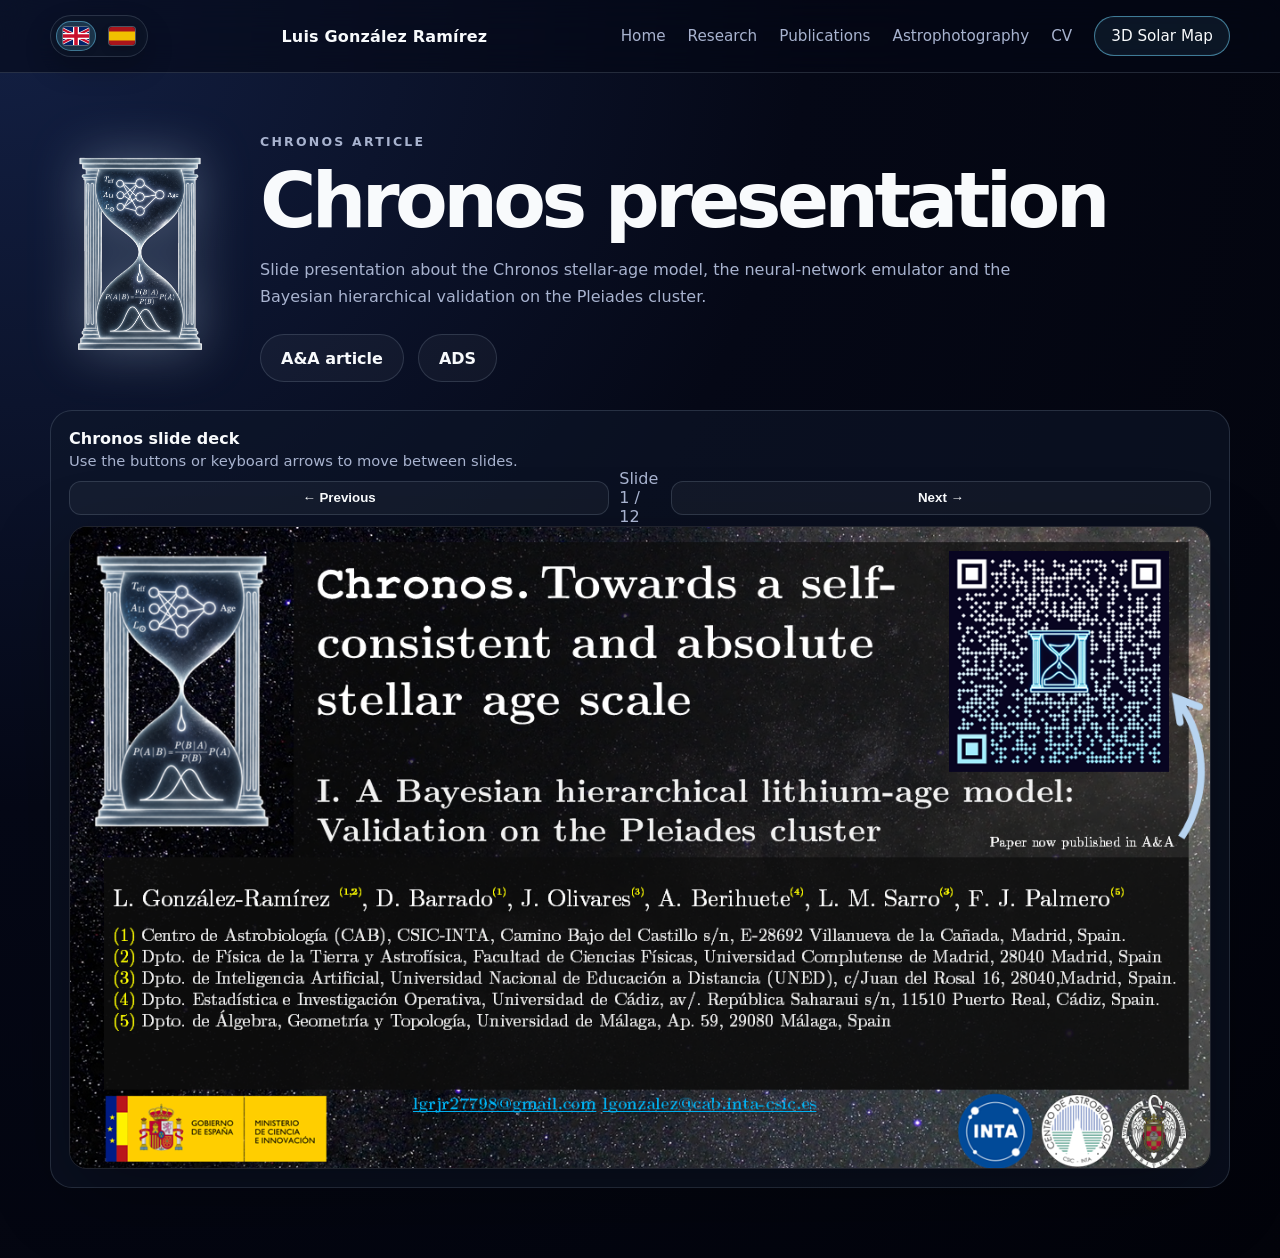
<file: talk_chronos.html>
<!DOCTYPE html>
<html lang="en">
<head>
  <meta charset="UTF-8" />
  <meta name="viewport" content="width=device-width, initial-scale=1.0" />
  <title>Chronos Presentation | Luis González Ramírez</title>
  <meta name="description" content="Slide presentation about the Chronos article and Bayesian stellar-age inference." />
  <link rel="stylesheet" href="assets/css/styles.css?v=1.2.2" />
</head>
<body class="talk-page">
  <header class="site-header glass">
    <nav class="navbar">
      <div class="language-switcher" aria-label="Language selector">
        <button class="lang-button flag-button active" data-lang="en" type="button" aria-label="English" aria-pressed="true" title="English"><img src="assets/img/flags/en.svg" alt="English"></button>
        <button class="lang-button flag-button" data-lang="es" type="button" aria-label="Español" aria-pressed="false" title="Español"><img src="assets/img/flags/es.svg" alt="Español"></button>
      </div>
      <a class="brand" href="index.html" aria-label="Home"><span>Luis González Ramírez</span></a>
      <button class="nav-toggle" type="button" aria-label="Open menu" aria-expanded="false">☰</button>
      <div class="nav-links">
        <a href="index.html" data-i18n="nav-home">Home</a>
        <a href="index.html#research" data-i18n="nav-research">Research</a>
        <a href="index.html#publications" data-i18n="nav-publications">Publications</a>
        <a href="index.html#astrophotography" data-i18n="nav-astrophotography">Astrophotography</a>
        <a href="index.html#cv">CV</a>
        <a href="map.html" class="nav-cta" data-i18n="nav-map">3D Solar Map</a>
      </div>
    </nav>
  </header>

  <main class="talk-shell">
    <section class="talk-intro">
      <img class="talk-logo" src="assets/img/logo.png" alt="Chronos logo" />
      <div>
        <p class="eyebrow" data-i18n="chronos-article">Chronos article</p>
        <h1 data-i18n="chronos-presentation-title">Chronos presentation</h1>
        <p data-i18n="talk-description">Slide presentation about the Chronos stellar-age model, the neural-network emulator and the Bayesian hierarchical validation on the Pleiades cluster.</p>
        <div class="hero-actions compact-actions talk-actions">
          <a class="button secondary" href="https://www.aanda.org/articles/aa/full_html/2026/06/aa59708-26/aa59708-26.html" target="_blank" rel="noopener" data-i18n="aa-article">A&amp;A article</a>
          <a class="button secondary" href="https://ui.adsabs.harvard.edu/abs/2026A%26A...710A.407G/abstract" target="_blank" rel="noopener">ADS</a>
        </div>
      </div>
    </section>

    <section class="talk-viewer-card slide-deck-card" aria-label="Chronos slide deck">
      <div class="viewer-header slide-viewer-header">
        <div class="slide-title-block">
          <strong data-i18n="slide-deck">Chronos slide deck</strong>
          <span data-i18n="slide-help">Use the buttons or keyboard arrows to move between slides.</span>
        </div>
        <div class="pdf-controls" aria-label="Presentation controls">
          <button class="panel-button compact-control" type="button" id="talk-prev" data-i18n="previous">← Previous</button>
          <span id="talk-page-label">Slide 1 / 12</span>
          <button class="panel-button compact-control" type="button" id="talk-next" data-i18n="next">Next →</button>
        </div>
      </div>
      <div class="slide-stage" id="slide-stage">
        <img id="talk-slide" src="assets/img/talk_en/slide_01.PNG" alt="Chronos presentation slide 1" />
      </div>
    </section>
  </main>

  <script id="site-translations" type="application/json">{
  "__title": {
    "en": "Chronos Presentation | Luis González Ramírez",
    "es": "Presentación Chronos | Luis González Ramírez"
  },
  "nav-home": {
    "en": "Home",
    "es": "Inicio"
  },
  "nav-research": {
    "en": "Research",
    "es": "Investigación"
  },
  "nav-publications": {
    "en": "Publications",
    "es": "Publicaciones"
  },
  "nav-astrophotography": {
    "en": "Astrophotography",
    "es": "Astrofotografía"
  },
  "nav-map": {
    "en": "3D Solar Map",
    "es": "Mapa Solar 3D"
  },
  "chronos-article": {
    "en": "Chronos article",
    "es": "Artículo Chronos"
  },
  "chronos-presentation-title": {
    "en": "Chronos presentation",
    "es": "Presentación Chronos"
  },
  "talk-description": {
    "en": "Slide presentation about the Chronos stellar-age model, the neural-network emulator and the Bayesian hierarchical validation on the Pleiades cluster.",
    "es": "Presentación sobre el modelo Chronos de edades estelares, el emulador de red neuronal y la validación jerárquica bayesiana en el cúmulo de las Pléyades."
  },
  "aa-article": {
    "en": "A&A article",
    "es": "Artículo A&A"
  },
  "slide-deck": {
    "en": "Chronos slide deck",
    "es": "Diapositivas de Chronos"
  },
  "slide-help": {
    "en": "Use the buttons or keyboard arrows to move between slides.",
    "es": "Usa los botones o las flechas del teclado para moverte entre diapositivas."
  },
  "previous": {
    "en": "← Previous",
    "es": "← Anterior"
  },
  "next": {
    "en": "Next →",
    "es": "Siguiente →"
  },
  "slide-label-prefix": {
    "en": "Slide",
    "es": "Diapositiva"
  }
}</script>
  <script src="assets/js/main.js?v=1.2.2"></script>
  <script>
    document.addEventListener('DOMContentLoaded', () => {
      const slides = {
        en: Array.from({ length: 12 }, (_, i) => `assets/img/talk_en/slide_${String(i + 1).padStart(2, '0')}.PNG`),
        es: Array.from({ length: 12 }, (_, i) => `assets/img/talk_es/diapo_${i + 1}.PNG`)
      };
      const img = document.getElementById('talk-slide');
      const label = document.getElementById('talk-page-label');
      const prev = document.getElementById('talk-prev');
      const next = document.getElementById('talk-next');
      let index = 0;
      let currentLang = localStorage.getItem('site-language') === 'es' ? 'es' : 'en';

      function slideWord() { return currentLang === 'es' ? 'Diapositiva' : 'Slide'; }
      function currentSlides() { return slides[currentLang] || slides.en; }
      function preloadDeck(lang) { currentSlides().forEach((src) => { const im = new Image(); im.src = src; }); }

      function showSlide(newIndex, instant = false) {
        const deck = currentSlides();
        index = Math.max(0, Math.min(deck.length - 1, newIndex));
        img.classList.remove('is-visible');
        window.setTimeout(() => {
          img.src = deck[index];
          img.alt = currentLang === 'es' ? `Diapositiva ${index + 1} de la presentación Chronos` : `Chronos presentation slide ${index + 1}`;
          label.textContent = `${slideWord()} ${index + 1} / ${deck.length}`;
          prev.disabled = index === 0;
          next.disabled = index === deck.length - 1;
          img.classList.add('is-visible');
        }, instant ? 0 : 90);
      }

      function setTalkLanguage(lang) {
        currentLang = lang === 'es' ? 'es' : 'en';
        preloadDeck(currentLang);
        showSlide(index, true);
      }

      prev.addEventListener('click', () => showSlide(index - 1));
      next.addEventListener('click', () => showSlide(index + 1));
      document.addEventListener('keydown', (event) => {
        if (event.key === 'ArrowLeft') { event.preventDefault(); showSlide(index - 1); }
        if (event.key === 'ArrowRight') { event.preventDefault(); showSlide(index + 1); }
      });
      document.addEventListener('site-language-change', (event) => setTalkLanguage(event.detail?.lang));
      img.addEventListener('load', () => img.classList.add('is-visible'));
      setTalkLanguage(currentLang);
    });
  </script>
</body>
</html>
</file>
<file: assets/css/styles.css>
:root {
  --bg: #050816;
  --bg-soft: #0b1024;
  --panel: rgba(15, 23, 42, 0.72);
  --panel-solid: #111827;
  --text: #f8fafc;
  --muted: #a8b3cf;
  --line: rgba(148, 163, 184, 0.22);
  --accent: #71d8ff;
  --accent-2: #b89cff;
  --gold: #ffd166;
  --radius: 24px;
  font-family: Inter, ui-sans-serif, system-ui, -apple-system, BlinkMacSystemFont, "Segoe UI", sans-serif;
}

* { box-sizing: border-box; }
html { scroll-behavior: smooth; }
body {
  margin: 0;
  background-color: var(--bg);
  background-image: radial-gradient(circle at top left, #132044 0%, var(--bg) 45%, #02030a 100%);
  color: var(--text);
  min-height: 100vh;
}

a { color: inherit; text-decoration: none; }

.site-header {
  position: sticky;
  top: 0;
  z-index: 20;
  background: rgba(5, 8, 22, 0.84);
  backdrop-filter: blur(18px);
  border-bottom: 1px solid var(--line);
}

.site-header.glass { background: rgba(5, 8, 22, 0.58); }

.navbar {
  width: min(1180px, calc(100% - 40px));
  margin: 0 auto;
  height: 72px;
  display: flex;
  align-items: center;
  justify-content: space-between;
  gap: 24px;
}

.brand {
  display: inline-flex;
  align-items: center;
  gap: 10px;
  font-weight: 700;
  letter-spacing: 0.01em;
}

.brand-mark {
  display: grid;
  place-items: center;
  width: 34px;
  height: 34px;
  border-radius: 50%;
  background: linear-gradient(135deg, var(--accent), var(--accent-2));
  color: #050816;
}

.nav-links {
  display: flex;
  align-items: center;
  gap: 22px;
  color: var(--muted);
  font-size: 0.95rem;
}

.nav-links a:hover { color: var(--text); }

.nav-cta {
  color: var(--text) !important;
  padding: 10px 14px;
  border: 1px solid rgba(113, 216, 255, 0.4);
  border-radius: 999px;
  background: rgba(113, 216, 255, 0.08);
}


/* Navigation toggle ------------------------------------------------------- */
.nav-toggle {
  display: none;
  width: 42px;
  height: 42px;
  border: 1px solid var(--line);
  border-radius: 12px;
  background: rgba(255,255,255,0.04);
  color: var(--text);
  font-size: 1.25rem;
  cursor: pointer;
}

.nav-toggle:hover { border-color: rgba(113,216,255,0.55); }


.hero {
  position: relative;
  width: min(1180px, calc(100% - 40px));
  margin: 0 auto;
  min-height: calc(100vh - 72px);
  display: grid;
  grid-template-columns: 1.25fr 0.75fr;
  align-items: center;
  gap: 42px;
  padding: 70px 0;
}

.hero-bg {
  position: absolute;
  inset: 0;
  pointer-events: none;
  background-image:
    radial-gradient(circle at 20% 30%, rgba(113, 216, 255, 0.14), transparent 24%),
    radial-gradient(circle at 80% 25%, rgba(184, 156, 255, 0.12), transparent 26%),
    radial-gradient(circle at 50% 80%, rgba(255, 209, 102, 0.08), transparent 28%);
}

.hero-content, .hero-card, .hero-card-stack { position: relative; }

.hero-card-stack {
  display: grid;
  gap: 18px;
}

.compact-hero-card { padding: 24px; }

.chronos-card {
  display: grid;
  grid-template-columns: 104px 1fr;
  gap: 14px 18px;
  align-items: center;
}

.chronos-card h2,
.chronos-card p,
.chronos-card a { grid-column: 2; }

.chronos-logo {
  grid-row: 1 / span 3;
  width: 104px;
  height: 136px;
  object-fit: contain;
  filter: drop-shadow(0 0 18px rgba(210,235,255,0.28));
}


.eyebrow, .section-kicker {
  color: var(--accent);
  text-transform: uppercase;
  font-size: 0.78rem;
  letter-spacing: 0.18em;
  font-weight: 700;
}

h1, h2, h3, p { margin-top: 0; }

.hero h1 {
  font-size: clamp(2.8rem, 7vw, 6.5rem);
  line-height: 0.94;
  letter-spacing: -0.07em;
  max-width: 900px;
  margin-bottom: 24px;
}

.hero-text {
  color: var(--muted);
  font-size: 1.15rem;
  line-height: 1.75;
  max-width: 650px;
}

.hero-actions {
  margin-top: 34px;
  display: flex;
  gap: 14px;
  flex-wrap: wrap;
}

.button {
  display: inline-flex;
  align-items: center;
  justify-content: center;
  min-height: 48px;
  padding: 0 20px;
  border-radius: 999px;
  font-weight: 700;
  border: 1px solid transparent;
}

.button.primary {
  background: linear-gradient(135deg, var(--accent), var(--accent-2));
  color: #050816;
}

.button.secondary {
  border-color: var(--line);
  color: var(--text);
  background: rgba(255,255,255,0.04);
}

.hero-card {
  border: 1px solid var(--line);
  border-radius: var(--radius);
  background: linear-gradient(180deg, rgba(15, 23, 42, 0.72), rgba(15, 23, 42, 0.36));
  padding: 28px;
  box-shadow: 0 24px 80px rgba(0,0,0,0.35);
}

.orbit-graphic {
  position: relative;
  height: 280px;
  margin-bottom: 24px;
  border-radius: 20px;
  overflow: hidden;
  background: radial-gradient(circle, rgba(113,216,255,0.08), rgba(255,255,255,0.02) 42%, transparent 70%);
}

.sun, .orbit, .star { position: absolute; }
.sun {
  left: 50%; top: 50%;
  width: 18px; height: 18px;
  transform: translate(-50%, -50%);
  border-radius: 50%;
  background: var(--gold);
  box-shadow: 0 0 30px var(--gold);
}

.orbit {
  left: 50%; top: 50%;
  border: 1px solid rgba(113,216,255,0.26);
  border-radius: 50%;
  transform: translate(-50%, -50%) rotateX(64deg) rotateZ(-18deg);
}
.orbit-1 { width: 110px; height: 110px; }
.orbit-2 { width: 180px; height: 180px; }
.orbit-3 { width: 250px; height: 250px; }
.star { width: 5px; height: 5px; border-radius: 50%; background: white; box-shadow: 0 0 12px white; }
.s1 { left: 28%; top: 42%; }
.s2 { left: 70%; top: 30%; }
.s3 { left: 62%; top: 70%; }


.stellar-graphic {
  position: relative;
  height: 230px;
  margin-bottom: 20px;
  border-radius: 20px;
  overflow: hidden;
  background:
    radial-gradient(circle at 50% 50%, rgba(113,216,255,0.11), transparent 36%),
    radial-gradient(circle at 35% 62%, rgba(184,156,255,0.09), transparent 28%);
}

.depth-ring,
.depth-star,
.depth-axis { position: absolute; }

.depth-ring {
  left: 50%;
  top: 50%;
  border: 1px solid rgba(113,216,255,0.20);
  border-radius: 50%;
  transform: translate(-50%, -50%) rotateX(66deg) rotateZ(-28deg);
}

.depth-ring-1 { width: 160px; height: 160px; }
.depth-ring-2 { width: 260px; height: 260px; opacity: 0.65; }

.depth-axis {
  left: 50%;
  top: 50%;
  width: 220px;
  height: 1px;
  background: linear-gradient(90deg, transparent, rgba(113,216,255,0.42), transparent);
  transform-origin: center;
}

.depth-axis-x { transform: translate(-50%, -50%) rotate(-16deg); }
.depth-axis-y { transform: translate(-50%, -50%) rotate(58deg); opacity: 0.6; }

.depth-star {
  width: var(--size, 8px);
  height: var(--size, 8px);
  border-radius: 50%;
  background: white;
  box-shadow: 0 0 16px white, 0 0 28px rgba(113,216,255,0.38);
  transform: translate(-50%, -50%);
}

.depth-star::after {
  content: "";
  position: absolute;
  left: 50%; top: 50%;
  width: 1px;
  height: var(--drop, 46px);
  background: linear-gradient(rgba(113,216,255,0.4), transparent);
  transform: translateX(-50%);
}

.d1 { left: 37%; top: 36%; --size: 7px; --drop: 52px; }
.d2 { left: 56%; top: 27%; --size: 5px; --drop: 78px; }
.d3 { left: 70%; top: 55%; --size: 10px; --drop: 38px; }
.d4 { left: 44%; top: 68%; --size: 6px; --drop: 30px; }
.d5 { left: 62%; top: 42%; --size: 4px; --drop: 64px; }


.logo-strip {
  width: min(1180px, calc(100% - 40px));
  margin: 0 auto 70px;
  display: grid;
  grid-template-columns: repeat(4, 1fr);
  gap: 14px;
}

.logo-placeholder {
  min-height: 86px;
  border: 1px dashed rgba(168,179,207,0.38);
  border-radius: 18px;
  display: grid;
  place-items: center;
  color: var(--muted);
  background: rgba(255,255,255,0.03);
  font-weight: 700;
}

.section {
  width: min(1180px, calc(100% - 40px));
  margin: 0 auto;
  padding: 82px 0;
  border-top: 1px solid var(--line);
}

.grid-section {
  display: grid;
  grid-template-columns: 0.8fr 1.2fr;
  gap: 50px;
}

.section h2 {
  font-size: clamp(2rem, 4vw, 3.4rem);
  line-height: 1;
  letter-spacing: -0.04em;
}

.cards {
  display: grid;
  gap: 16px;
}

.card, .cv-item, .object-card {
  border: 1px solid var(--line);
  border-radius: 20px;
  background: rgba(15, 23, 42, 0.58);
  padding: 22px;
}

.card p, .split-section p, .map-intro p { color: var(--muted); line-height: 1.7; }

.split-section {
  display: grid;
  grid-template-columns: 1fr 1fr;
  align-items: center;
  gap: 46px;
}

.image-placeholder {
  min-height: 380px;
  border: 1px solid var(--line);
  border-radius: var(--radius);
  display: grid;
  place-items: center;
  background:
    linear-gradient(135deg, rgba(113,216,255,0.08), rgba(184,156,255,0.08)),
    radial-gradient(circle at center, rgba(255,255,255,0.08), transparent 45%);
  color: var(--muted);
}

.text-link { color: var(--accent); font-weight: 700; }

.cv-grid {
  display: grid;
  grid-template-columns: repeat(4, 1fr);
  gap: 14px;
  margin-top: 28px;
}

.cv-item { text-align: center; color: var(--text); font-weight: 700; }
.cv-item:hover { border-color: rgba(113,216,255,0.55); }

.site-footer {
  width: min(1180px, calc(100% - 40px));
  margin: 0 auto;
  padding: 36px 0 50px;
  color: var(--muted);
  border-top: 1px solid var(--line);
  display: flex;
  justify-content: space-between;
  gap: 20px;
}

.map-shell {
  width: min(1320px, calc(100% - 40px));
  margin: 0 auto;
  padding: 48px 0 70px;
}

.map-intro {
  max-width: 820px;
  margin-bottom: 28px;
}
.map-intro h1 {
  font-size: clamp(2.4rem, 5vw, 5rem);
  letter-spacing: -0.06em;
  line-height: 0.95;
  margin-bottom: 18px;
}

.map-layout {
  display: grid;
  grid-template-columns: 310px 1fr;
  gap: 18px;
  min-height: 680px;
}

.map-panel {
  border: 1px solid var(--line);
  border-radius: var(--radius);
  background: var(--panel);
  padding: 22px;
  align-self: stretch;
}
.map-panel h2 { font-size: 1rem; margin: 18px 0 12px; }
.map-panel h2:first-child { margin-top: 0; }
.map-panel label {
  display: block;
  color: var(--muted);
  margin: 12px 0;
}
.object-card {
  display: grid;
  gap: 8px;
  color: var(--muted);
}
.object-card strong { color: var(--text); }

.map-stage {
  position: relative;
  overflow: hidden;
  border: 1px solid var(--line);
  border-radius: var(--radius);
  background:
    radial-gradient(circle at center, rgba(113,216,255,0.13), transparent 28%),
    radial-gradient(circle at 20% 20%, rgba(184,156,255,0.1), transparent 20%),
    #02030a;
  min-height: 680px;
  perspective: 900px;
}

.sphere {
  position: absolute;
  left: 50%; top: 50%;
  border: 1px solid rgba(113,216,255,0.22);
  border-radius: 50%;
  transform: translate(-50%, -50%) rotateX(62deg) rotateZ(-22deg);
}
.sphere-1 { width: 220px; height: 220px; }
.sphere-2 { width: 380px; height: 380px; }
.sphere-3 { width: 560px; height: 560px; }

.map-sun {
  position: absolute;
  left: 50%; top: 50%;
  width: 20px; height: 20px;
  transform: translate(-50%, -50%);
  border-radius: 50%;
  background: var(--gold);
  box-shadow: 0 0 36px var(--gold);
}

.map-star {
  position: absolute;
  left: var(--x);
  top: var(--y);
  width: var(--s);
  height: var(--s);
  border-radius: 50%;
  background: white;
  box-shadow: 0 0 16px white;
}
.map-star.cluster {
  background: var(--accent-2);
  box-shadow: 0 0 22px var(--accent-2);
}
.map-star span {
  position: absolute;
  left: 12px;
  top: -8px;
  color: var(--text);
  font-size: 0.78rem;
  white-space: nowrap;
}

.axis {
  position: absolute;
  color: rgba(248,250,252,0.55);
  font-weight: 700;
  letter-spacing: 0.1em;
}
.axis-x { right: 36px; top: 50%; }
.axis-y { left: 50%; top: 30px; }
.axis-z { left: 32px; bottom: 32px; }
.map-note {
  position: absolute;
  right: 24px;
  bottom: 24px;
  color: var(--muted);
  border: 1px solid var(--line);
  background: rgba(5,8,22,0.72);
  border-radius: 999px;
  padding: 10px 14px;
  font-size: 0.85rem;
}

@media (max-width: 900px) {
  .nav-toggle { display: inline-grid; place-items: center; }
  .nav-links {
    position: absolute;
    left: 20px;
    right: 20px;
    top: 72px;
    display: none;
    flex-direction: column;
    align-items: stretch;
    gap: 8px;
    padding: 14px;
    border: 1px solid var(--line);
    border-radius: 18px;
    background: rgba(5, 8, 22, 0.96);
    box-shadow: 0 20px 70px rgba(0,0,0,0.45);
  }
  .navbar.nav-open .nav-links { display: flex; }
  .nav-links a { padding: 10px 12px; }
  .hero, .grid-section, .split-section, .map-layout { grid-template-columns: 1fr; }
  .hero { min-height: auto; }
  .logo-strip, .cv-grid { grid-template-columns: repeat(2, 1fr); }
  .site-footer { flex-direction: column; }
  .chronos-card { grid-template-columns: 86px 1fr; }
  .chronos-logo { width: 86px; height: 112px; }
}


@media (max-width: 560px) {
  .logo-strip, .cv-grid { grid-template-columns: 1fr; }
  .hero h1 { font-size: 2.7rem; }
  .map-stage { min-height: 520px; }
}

/* Interactive Three.js map ------------------------------------------------ */
.map-stage.interactive {
  min-height: 720px;
  perspective: none;
}

#solar-map {
  position: absolute;
  inset: 0;
}

#solar-map canvas {
  display: block;
  width: 100%;
  height: 100%;
}

#label-layer {
  position: absolute;
  inset: 0;
  overflow: hidden;
  pointer-events: none;
  z-index: 4;
}

.map-label {
  position: absolute;
  left: 0;
  top: 0;
  pointer-events: auto;
  cursor: pointer;
  user-select: none;
  padding: 2px 4px;
  border-radius: 999px;
  transform: translate(-50%, -50%) translate(-9999px, -9999px);
  color: rgba(248, 250, 252, 0.92);
  font-size: 0.61rem;
  line-height: 1;
  white-space: nowrap;
  text-shadow: 0 0 12px rgba(0,0,0,0.95), 0 0 2px rgba(0,0,0,0.85);
  background: rgba(5, 8, 22, 0.25);
  border: 1px solid rgba(255,255,255,0.08);
  transition: background 120ms ease, border-color 120ms ease, transform 80ms linear;
}

.map-label:hover {
  background: rgba(113, 216, 255, 0.13);
  border-color: rgba(113, 216, 255, 0.38);
}

.map-label.major {
  color: #ffd166;
  font-weight: 800;
  background: rgba(255, 209, 102, 0.08);
  border-color: rgba(255, 209, 102, 0.24);
}

.map-label.cluster {
  color: #f9c74f;
  font-size: 0.68rem;
  font-weight: 800;
  letter-spacing: 0.02em;
  background: rgba(249, 199, 79, 0.08);
  border-color: rgba(249, 199, 79, 0.22);
}

.map-label.association,
.map-label.region {
  color: #b89cff;
}

.map-label.reference,
.map-label.axis {
  color: rgba(113,216,255,0.74);
  background: transparent;
  border: none;
  font-weight: 800;
  letter-spacing: 0.08em;
}

.map-loader {
  position: absolute;
  left: 50%;
  top: 50%;
  transform: translate(-50%, -50%);
  z-index: 5;
  color: var(--muted);
  padding: 12px 16px;
  border: 1px solid var(--line);
  border-radius: 999px;
  background: rgba(5,8,22,0.78);
}

.map-stage.is-hovering-object {
  cursor: pointer;
}

.panel-button {
  width: 100%;
  display: block;
  margin: 8px 0;
  padding: 10px 12px;
  border-radius: 12px;
  border: 1px solid var(--line);
  background: rgba(255,255,255,0.04);
  color: var(--text);
  font-weight: 700;
  text-align: left;
  cursor: pointer;
}

.panel-button:hover {
  border-color: rgba(113,216,255,0.55);
  background: rgba(113,216,255,0.08);
}

/* v0.2 map refinements ---------------------------------------------------- */
.map-stage.interactive {
  min-height: 760px;
  background:
    radial-gradient(circle at center, rgba(113,216,255,0.09), transparent 30%),
    radial-gradient(circle at 20% 20%, rgba(184,156,255,0.075), transparent 22%),
    #02030a;
}

#solar-map canvas {
  outline: none;
}

.primary-panel {
  border-color: rgba(113,216,255,0.55);
  background: rgba(113,216,255,0.12);
}

.map-layout:fullscreen {
  width: 100vw;
  height: 100vh;
  padding: 14px;
  background: radial-gradient(circle at top left, #132044 0%, var(--bg) 48%, #02030a 100%);
  display: grid;
  grid-template-columns: 320px 1fr;
  gap: 16px;
  min-height: 0;
}

.map-layout:fullscreen .map-panel {
  min-height: 0;
  overflow: auto;
  border-radius: 20px;
}

.map-layout:fullscreen .map-stage {
  min-height: 0;
  height: calc(100vh - 28px);
  border-radius: 20px;
}

.map-layout:-webkit-full-screen {
  width: 100vw;
  height: 100vh;
  padding: 14px;
  background: radial-gradient(circle at top left, #132044 0%, var(--bg) 48%, #02030a 100%);
  display: grid;
  grid-template-columns: 320px 1fr;
  gap: 16px;
  min-height: 0;
}

.map-layout:-webkit-full-screen .map-panel {
  min-height: 0;
  overflow: auto;
  border-radius: 20px;
}

.map-layout:-webkit-full-screen .map-stage {
  min-height: 0;
  height: calc(100vh - 28px);
  border-radius: 20px;
}

@media (max-width: 900px) {
  .map-layout:fullscreen,
  .map-layout:-webkit-full-screen {
    grid-template-columns: 1fr;
    grid-template-rows: auto 1fr;
    overflow: auto;
  }

  .map-layout:fullscreen .map-stage,
  .map-layout:-webkit-full-screen .map-stage {
    height: 70vh;
  }
}

/* v0.8 cluster model refinements ------------------------------------------ */
.map-label.cluster-member {
  color: #dff7ff;
  background: rgba(76, 201, 240, 0.08);
  border-color: rgba(113, 216, 255, 0.18);
  font-size: 0.56rem;
}

.object-description {
  margin-top: 4px;
  padding-top: 8px;
  border-top: 1px solid var(--line);
  line-height: 1.45;
}


/* v0.17 constellation-star layer ------------------------------------------ */
.map-label.constellation-star {
  color: #e8f7ff;
  background: rgba(174, 216, 255, 0.055);
  border-color: rgba(174, 216, 255, 0.16);
  font-size: 0.54rem;
}

/* Personal website content update ------------------------------------------ */
.section-heading-row {
  display: flex;
  align-items: flex-end;
  justify-content: space-between;
  gap: 24px;
  margin-bottom: 28px;
}
.section-note,
.section-intro { color: var(--muted); line-height: 1.7; max-width: 780px; }
.compact { min-height: 38px; padding: 0 14px; font-size: 0.88rem; }
.linked-card { display: grid; gap: 10px; }
.button-row { display: flex; flex-wrap: wrap; gap: 10px; margin-top: 18px; }
.publication-grid {
  display: grid;
  grid-template-columns: repeat(2, minmax(0, 1fr));
  gap: 20px;
}
.publication-card,
.gallery-card,
.cv-viewer-card,
.link-card {
  border: 1px solid var(--line);
  border-radius: 22px;
  background: rgba(15, 23, 42, 0.58);
  overflow: hidden;
}
.publication-card { padding: 24px; }
.badge {
  display: inline-flex;
  color: var(--accent);
  text-transform: uppercase;
  letter-spacing: 0.12em;
  font-size: 0.68rem;
  font-weight: 800;
  margin-bottom: 10px;
}
.publication-meta,
.capture { color: var(--muted); font-size: 0.92rem; }
.gallery-grid {
  display: grid;
  grid-template-columns: repeat(3, minmax(0, 1fr));
  gap: 18px;
}
.gallery-card { background: rgba(15, 23, 42, 0.72); }
.gallery-image-link {
  display: block;
  aspect-ratio: 4 / 3;
  overflow: hidden;
  background: rgba(255,255,255,0.04);
}
.gallery-image-link img {
  width: 100%;
  height: 100%;
  object-fit: cover;
  display: block;
  transition: transform 200ms ease, filter 200ms ease;
}
.gallery-image-link:hover img { transform: scale(1.035); filter: brightness(1.08); }
.gallery-card-body { padding: 18px; }
.gallery-card-body p { color: var(--muted); line-height: 1.55; }
.cv-selector { display: flex; gap: 10px; margin: 20px 0 16px; }
.cv-tab {
  border: 1px solid var(--line);
  background: rgba(255,255,255,0.04);
  color: var(--text);
  padding: 10px 14px;
  border-radius: 999px;
  font-weight: 800;
  cursor: pointer;
}
.cv-tab.active { border-color: rgba(113,216,255,0.62); background: rgba(113,216,255,0.12); }
.cv-viewer-card { padding: 14px; }
.cv-viewer-toolbar {
  display: flex;
  align-items: center;
  justify-content: space-between;
  gap: 14px;
  margin-bottom: 12px;
}
#cv-object {
  width: 100%;
  height: min(1080px, 88vh);
  min-height: 860px;
  border: 1px solid var(--line);
  border-radius: 14px;
  background: white;
}
.link-grid {
  display: grid;
  grid-template-columns: repeat(4, minmax(0, 1fr));
  gap: 16px;
}
.link-card { padding: 20px; }
.link-card p { color: var(--muted); }
.link-icon { color: var(--accent); font-weight: 900; }
.qr-card, .qr-inline { display: none !important; }

@media (max-width: 980px) {
  .publication-grid, .gallery-grid { grid-template-columns: 1fr; }
  .section-heading-row { align-items: flex-start; flex-direction: column; }
  .link-grid { grid-template-columns: repeat(2, minmax(0, 1fr)); }
}
@media (max-width: 560px) {
  .link-grid { grid-template-columns: 1fr; }
  #cv-object { min-height: 560px; height: 72vh; }
}

.map-loader.error {
  color: #ffd6d6;
  border-color: rgba(255, 120, 120, 0.45);
  background: rgba(80, 10, 18, 0.72);
}


/* Chronos presentation page ---------------------------------------------- */
.talk-shell {
  width: min(1180px, calc(100% - 40px));
  margin: 0 auto;
  padding: 58px 0 70px;
}

.talk-intro {
  display: grid;
  grid-template-columns: 180px 1fr;
  align-items: center;
  gap: 30px;
  margin-bottom: 28px;
}

.talk-logo {
  width: 180px;
  max-height: 240px;
  object-fit: contain;
  filter: drop-shadow(0 0 26px rgba(210,235,255,0.30));
}

.talk-intro h1 {
  font-size: clamp(2.6rem, 6vw, 5.4rem);
  line-height: 0.95;
  letter-spacing: -0.06em;
  margin-bottom: 18px;
}

.talk-intro p { color: var(--muted); line-height: 1.7; max-width: 760px; }
.talk-actions { margin-top: 24px; }

.talk-viewer-card {
  border: 1px solid var(--line);
  border-radius: 22px;
  background: rgba(15, 23, 42, 0.58);
  padding: 14px;
}

.talk-viewer-card object {
  width: 100%;
  height: min(1080px, 86vh);
  min-height: 760px;
  border: 1px solid var(--line);
  border-radius: 14px;
  background: white;
}

@media (max-width: 720px) {
  .talk-intro { grid-template-columns: 1fr; }
  .talk-logo { width: 130px; }
  .talk-viewer-card object { min-height: 560px; height: 72vh; }
}

/* v3 refinements ---------------------------------------------------------- */
.nav-links .nav-cta {
  color: var(--text) !important;
  padding: 10px 16px;
  border: 1px solid rgba(113, 216, 255, 0.52);
  border-radius: 999px;
  background: rgba(113, 216, 255, 0.08);
  box-shadow: inset 0 0 0 1px rgba(255,255,255,0.02);
}
.nav-links .nav-cta:hover {
  background: rgba(113, 216, 255, 0.16);
  border-color: rgba(113, 216, 255, 0.72);
}
.hero-actions .button.primary {
  min-width: 200px;
}
.hero-card-stack .chronos-card {
  display: block;
  text-align: left;
}
.hero-card-stack .chronos-logo {
  display: block;
  width: min(220px, 78%);
  height: auto;
  max-height: 220px;
  object-fit: contain;
  margin: 0 auto 18px;
  filter: drop-shadow(0 0 24px rgba(210,235,255,0.34));
}
.astro-note {
  max-width: 720px;
}
.gallery-image-link { cursor: zoom-in; }
.image-modal {
  position: fixed;
  inset: 0;
  z-index: 80;
  display: none;
  align-items: center;
  justify-content: center;
  padding: 28px;
  background: rgba(2, 4, 12, 0.82);
  backdrop-filter: blur(14px);
}
.image-modal.open { display: flex; }
.image-modal-card {
  width: min(1180px, 96vw);
  max-height: 92vh;
  display: grid;
  grid-template-rows: auto minmax(0, 1fr) auto;
  gap: 12px;
  border: 1px solid var(--line);
  border-radius: 24px;
  background: rgba(8, 13, 30, 0.94);
  box-shadow: 0 30px 120px rgba(0,0,0,0.55);
  padding: 16px;
}
.image-modal-header,
.image-modal-footer {
  display: flex;
  align-items: center;
  justify-content: space-between;
  gap: 12px;
}
.image-modal-title { margin: 0; font-size: 1.05rem; }
.image-modal-close {
  border: 1px solid var(--line);
  background: rgba(255,255,255,0.06);
  color: var(--text);
  border-radius: 999px;
  width: 38px;
  height: 38px;
  cursor: pointer;
}
.image-modal img {
  max-width: 100%;
  max-height: 72vh;
  object-fit: contain;
  justify-self: center;
  border-radius: 16px;
  background: #02040c;
}
.cv-controls {
  display: inline-flex;
  align-items: center;
  gap: 10px;
  color: var(--muted);
}
.compact-control {
  min-height: 34px;
  padding: 0 12px;
}
.cv-canvas-shell {
  min-height: 760px;
  display: grid;
  place-items: start center;
  overflow: auto;
  border: 1px solid var(--line);
  border-radius: 14px;
  background: rgba(255,255,255,0.94);
  padding: 18px;
}
#cv-canvas {
  max-width: 100%;
  height: auto;
  box-shadow: 0 10px 40px rgba(0,0,0,0.16);
  background: white;
}
.cv-fallback { color: #1f2937; }
 .link-logo {
  width: 44px;
  height: 44px;
  display: inline-grid;
  place-items: center;
  margin-bottom: 12px;
  border-radius: 14px;
  color: #050816;
  font-weight: 900;
  background: rgba(255,255,255,0.08);
  border: 1px solid rgba(255,255,255,0.18);
  box-shadow: 0 0 22px rgba(113,216,255,0.14);
}
.link-logo svg {
  width: 25px;
  height: 25px;
  fill: currentColor;
}
.github-logo {
  background: #f8fafc;
  color: #0b1020;
}
.orcid-logo {
  background: #a6ce39;
  color: white;
  font-family: Arial, sans-serif;
  font-size: 1.1rem;
}
.instagram-logo {
  background: radial-gradient(circle at 30% 107%, #fdf497 0 17%, #fd5949 45%, #d6249f 62%, #285AEB 90%);
  color: white;
}
.instagram-logo svg rect,
.instagram-logo svg circle {
  fill: none;
  stroke: currentColor;
  stroke-width: 1.8;
}
.ads-logo {
  width: 58px;
  background: linear-gradient(135deg, #153c89, #79d6ff);
  color: white;
  border-radius: 12px;
  font-size: 0.78rem;
  letter-spacing: 0.05em;
}
.reveal-on-scroll {
  opacity: 1;
  transform: translateY(0);
  will-change: opacity, transform;
  transition: opacity 180ms linear, transform 180ms linear;
}
@media (prefers-reduced-motion: reduce) {
  .reveal-on-scroll { opacity: 1 !important; transform: none !important; transition: none; }
}
.talk-viewer-card iframe#legacy-viewer {
  width: 100%;
  height: min(1080px, 86vh);
  min-height: 760px;
  border: 1px solid var(--line);
  border-radius: 14px;
  background: white;
}
.pdf-note { color: var(--muted); line-height: 1.6; margin: 12px 4px 4px; }
@media (max-width: 760px) {
  .cv-viewer-toolbar { align-items: flex-start; flex-direction: column; }
  .cv-canvas-shell { min-height: 520px; }
  .image-modal { padding: 12px; }
}

.map-loader.warning {
  color: #fff1c7;
  border-color: rgba(255, 209, 102, 0.45);
  background: rgba(70, 48, 9, 0.78);
  max-width: min(620px, calc(100% - 48px));
  line-height: 1.45;
  border-radius: 22px;
  text-align: center;
}
.map-loader.soft-hide {
  opacity: 0.12;
  pointer-events: none;
  transition: opacity 900ms ease;
}
.fallback-map-canvas {
  width: 100%;
  height: 100%;
  display: block;
  border-radius: inherit;
  cursor: grab;
}
.fallback-map-canvas:active { cursor: grabbing; }

/* v7 refinements ---------------------------------------------------------- */
body:not(.home-page) .reveal-on-scroll {
  opacity: 1 !important;
  transform: none !important;
  pointer-events: auto !important;
}
.home-page .reveal-on-scroll {
  transition: opacity 120ms linear, transform 120ms linear;
}
.link-logo.image-logo {
  width: 64px;
  height: 64px;
  border-radius: 18px;
  background: transparent;
  border: 1px solid rgba(255,255,255,0.10);
  display: inline-flex;
  align-items: center;
  justify-content: center;
  overflow: visible;
  padding: 0;
  box-shadow: 0 14px 35px rgba(0,0,0,0.10);
}
.link-logo.image-logo img {
  width: 100%;
  height: 100%;
  object-fit: contain;
  display: block;
}
.talk-page .talk-shell {
  width: min(1180px, calc(100% - 40px));
  margin: 0 auto;
  padding: 58px 0 70px;
}
.pdf-slide-card .viewer-header {
  display: flex;
  justify-content: space-between;
  align-items: center;
  gap: 18px;
  flex-wrap: wrap;
  margin-bottom: 12px;
}
.pdf-controls {
  display: flex;
  align-items: center;
  gap: 10px;
  color: var(--muted);
}
.talk-canvas-shell {
  min-height: 620px;
  border: 1px solid var(--line);
  border-radius: 14px;
  background: rgba(255,255,255,0.96);
  display: flex;
  justify-content: center;
  align-items: flex-start;
  padding: 18px;
  overflow: auto;
}
#talk-canvas {
  max-width: 100%;
  height: auto;
  display: block;
  box-shadow: 0 16px 34px rgba(0,0,0,0.20);
}
@media (max-width: 760px) {
  .pdf-controls { width: 100%; justify-content: space-between; }
  .talk-canvas-shell { min-height: 420px; padding: 10px; }
}


/* v8 refinements ---------------------------------------------------------- */
.brand { gap: 0; }
.map-reference-note {
  margin: 0 0 14px;
  color: var(--muted);
  font-size: 0.88rem;
  line-height: 1.55;
}
.map-reference-note a { color: var(--accent); text-decoration: underline; text-decoration-thickness: 1px; text-underline-offset: 3px; }
.slide-deck-card .viewer-header { align-items: center; }
.slide-title-block { display: grid; gap: 4px; }
.slide-title-block span { color: var(--muted); font-size: 0.92rem; }
.slide-stage {
  width: 100%;
  display: grid;
  place-items: center;
  background: #02030a;
  border: 1px solid rgba(148, 163, 184, 0.20);
  border-radius: 18px;
  overflow: hidden;
  box-shadow: 0 24px 80px rgba(0,0,0,0.32);
}
#talk-slide {
  width: 100%;
  max-height: calc(100vh - 250px);
  object-fit: contain;
  display: block;
  opacity: 0;
  transform: scale(0.992);
  transition: opacity 180ms ease, transform 180ms ease;
  background: #02030a;
}
#talk-slide.is-visible { opacity: 1; transform: scale(1); }
.talk-viewer-card.slide-deck-card { padding: 18px; }
.talk-viewer-card.slide-deck-card .panel-button { text-align: center; }
@media (max-width: 760px) {
  #talk-slide { max-height: calc(100vh - 320px); }
}


/* Static section presentation images */
.section-visual-card {
  position: relative;
  overflow: hidden;
  border: 1px solid var(--line);
  border-radius: 28px;
  background: rgba(15, 23, 42, 0.72);
  box-shadow: var(--shadow);
  margin: 0 0 26px;
}
.section-visual-card img {
  display: block;
  width: 100%;
  height: clamp(280px, 42vw, 520px);
  object-fit: cover;
  pointer-events: none;
  user-select: none;
}
.section-visual-caption {
  position: absolute;
  left: 18px;
  right: 18px;
  bottom: 18px;
  display: flex;
  flex-direction: column;
  gap: 4px;
  padding: 16px 18px;
  border: 1px solid rgba(255,255,255,0.16);
  border-radius: 20px;
  background: linear-gradient(135deg, rgba(2, 6, 23, 0.76), rgba(15, 23, 42, 0.52));
  backdrop-filter: blur(10px);
}
.section-visual-caption strong { color: var(--text); }
.section-visual-caption span { color: var(--muted); line-height: 1.45; }

/* Outreach / Astroafición */
.outreach-card {
  display: grid;
  grid-template-columns: minmax(220px, 0.72fr) minmax(320px, 1.28fr);
  gap: 26px;
  align-items: center;
  padding: 18px;
  border: 1px solid var(--line);
  border-radius: 28px;
  background: linear-gradient(135deg, rgba(15, 23, 42, 0.82), rgba(8, 13, 28, 0.92));
  box-shadow: var(--shadow);
  overflow: hidden;
}

.outreach-feature-photo,
.outreach-square-photo {
  display: block;
  width: 100%;
  aspect-ratio: 1 / 1;
  object-fit: cover;
  border-radius: 22px;
  filter: saturate(1.04) contrast(1.02);
  pointer-events: none;
  user-select: none;
}

.outreach-feature-photo {
  max-width: 360px;
  justify-self: start;
}

.outreach-content {
  display: flex;
  flex-direction: column;
  justify-content: center;
  gap: 20px;
  padding: 10px 8px;
}

.outreach-logo {
  width: min(300px, 100%);
  height: auto;
  object-fit: contain;
  align-self: flex-start;
  filter: drop-shadow(0 14px 28px rgba(0, 0, 0, 0.35));
}

.outreach-content p {
  color: var(--muted);
  line-height: 1.7;
  margin: 0;
}

.outreach-square-grid {
  display: grid;
  grid-template-columns: repeat(3, minmax(0, 1fr));
  gap: 18px;
  margin-top: 20px;
}

@media (max-width: 860px) {
  .outreach-card { grid-template-columns: 1fr; }
  .outreach-feature-photo { max-width: none; }
  .outreach-square-grid { grid-template-columns: 1fr; }
  .section-visual-card img { height: clamp(260px, 70vw, 420px); }
}



/* v21: smooth reveal animation without scroll jank ------------------------ */
.home-page .reveal-on-scroll {
  opacity: 0;
  transform: translate3d(0, 18px, 0) scale(0.992);
  transition:
    opacity 520ms cubic-bezier(0.22, 1, 0.36, 1),
    transform 520ms cubic-bezier(0.22, 1, 0.36, 1);
  will-change: opacity, transform;
}
.home-page .reveal-on-scroll.is-visible {
  opacity: 1;
  transform: translate3d(0, 0, 0) scale(1);
}
.gallery-card {
  contain: layout paint style;
  backface-visibility: hidden;
}
.gallery-image-link img {
  transition: transform 220ms ease, filter 220ms ease;
  backface-visibility: hidden;
}
.gallery-image-link:hover img {
  transform: scale(1.025);
  filter: brightness(1.06);
}
@media (prefers-reduced-motion: reduce) {
  .home-page .reveal-on-scroll {
    opacity: 1 !important;
    transform: none !important;
    transition: none !important;
  }
}


/* v1.1 language selector and contact card ------------------------------- */
.language-switcher{display:inline-flex;align-items:center;gap:4px;padding:4px;border:1px solid var(--line);border-radius:999px;background:rgba(15,23,42,.68);backdrop-filter:blur(12px);box-shadow:0 12px 28px rgba(0,0,0,.20)}
.lang-button{border:0;border-radius:999px;padding:6px 10px;color:var(--muted);background:transparent;font:inherit;font-size:.78rem;font-weight:800;letter-spacing:.06em;cursor:pointer}
.lang-button.active{color:#06111f;background:var(--accent)}
.contact-card{margin-top:22px;padding:22px 24px;border:1px solid var(--line);border-radius:24px;background:linear-gradient(135deg,rgba(15,23,42,.86),rgba(8,13,28,.94));box-shadow:var(--shadow)}
.contact-card h3{margin:0 0 12px}.contact-card p{margin:8px 0;color:var(--muted)}.contact-card a{color:var(--accent);text-decoration:none}.contact-card a:hover{text-decoration:underline}
@media(max-width:760px){.language-switcher{order:-2}}


/* v1.2 bilingual flag controls ---------------------------------------- */
.language-switcher {
  flex: 0 0 auto;
  display: inline-flex;
  align-items: center;
  gap: 6px;
  padding: 5px;
  border: 1px solid var(--line);
  border-radius: 999px;
  background: rgba(15, 23, 42, 0.72);
  backdrop-filter: blur(12px);
  box-shadow: 0 12px 28px rgba(0,0,0,.20);
}
.lang-button {
  display: inline-grid;
  place-items: center;
  width: 34px;
  height: 30px;
  border: 0;
  border-radius: 999px;
  color: var(--muted);
  background: transparent;
  font: inherit;
  font-size: 1.05rem;
  line-height: 1;
  cursor: pointer;
}
.lang-button.active {
  background: rgba(113,216,255,.18);
  box-shadow: inset 0 0 0 1px rgba(113,216,255,.45);
}
.cv-selector .cv-tab {
  min-width: 54px;
  font-size: 1.15rem;
}
.navbar .language-switcher + .brand { margin-left: 0; }
@media(max-width:760px){
  .language-switcher{order:-3}
}


/* v1.2.2 — SVG flags for language and CV selectors */
.language-switcher .flag-button,
.cv-selector .cv-tab.flag-button {
  width: 40px;
  height: 30px;
  min-height: 0;
  padding: 0;
  border-radius: 999px;
  display: inline-grid;
  place-items: center;
}

.language-switcher .flag-button img,
.cv-selector .cv-tab img {
  display: block;
  width: 26px;
  height: 18px;
  object-fit: cover;
  border-radius: 3px;
  box-shadow: 0 0 0 1px rgba(255, 255, 255, 0.28), 0 4px 10px rgba(0, 0, 0, 0.18);
}

.language-switcher .flag-button.active,
.language-switcher .flag-button[aria-pressed="true"],
.cv-selector .cv-tab.active {
  background: rgba(113, 216, 255, 0.18);
  box-shadow: inset 0 0 0 1px rgba(113, 216, 255, 0.45);
}
</file>
